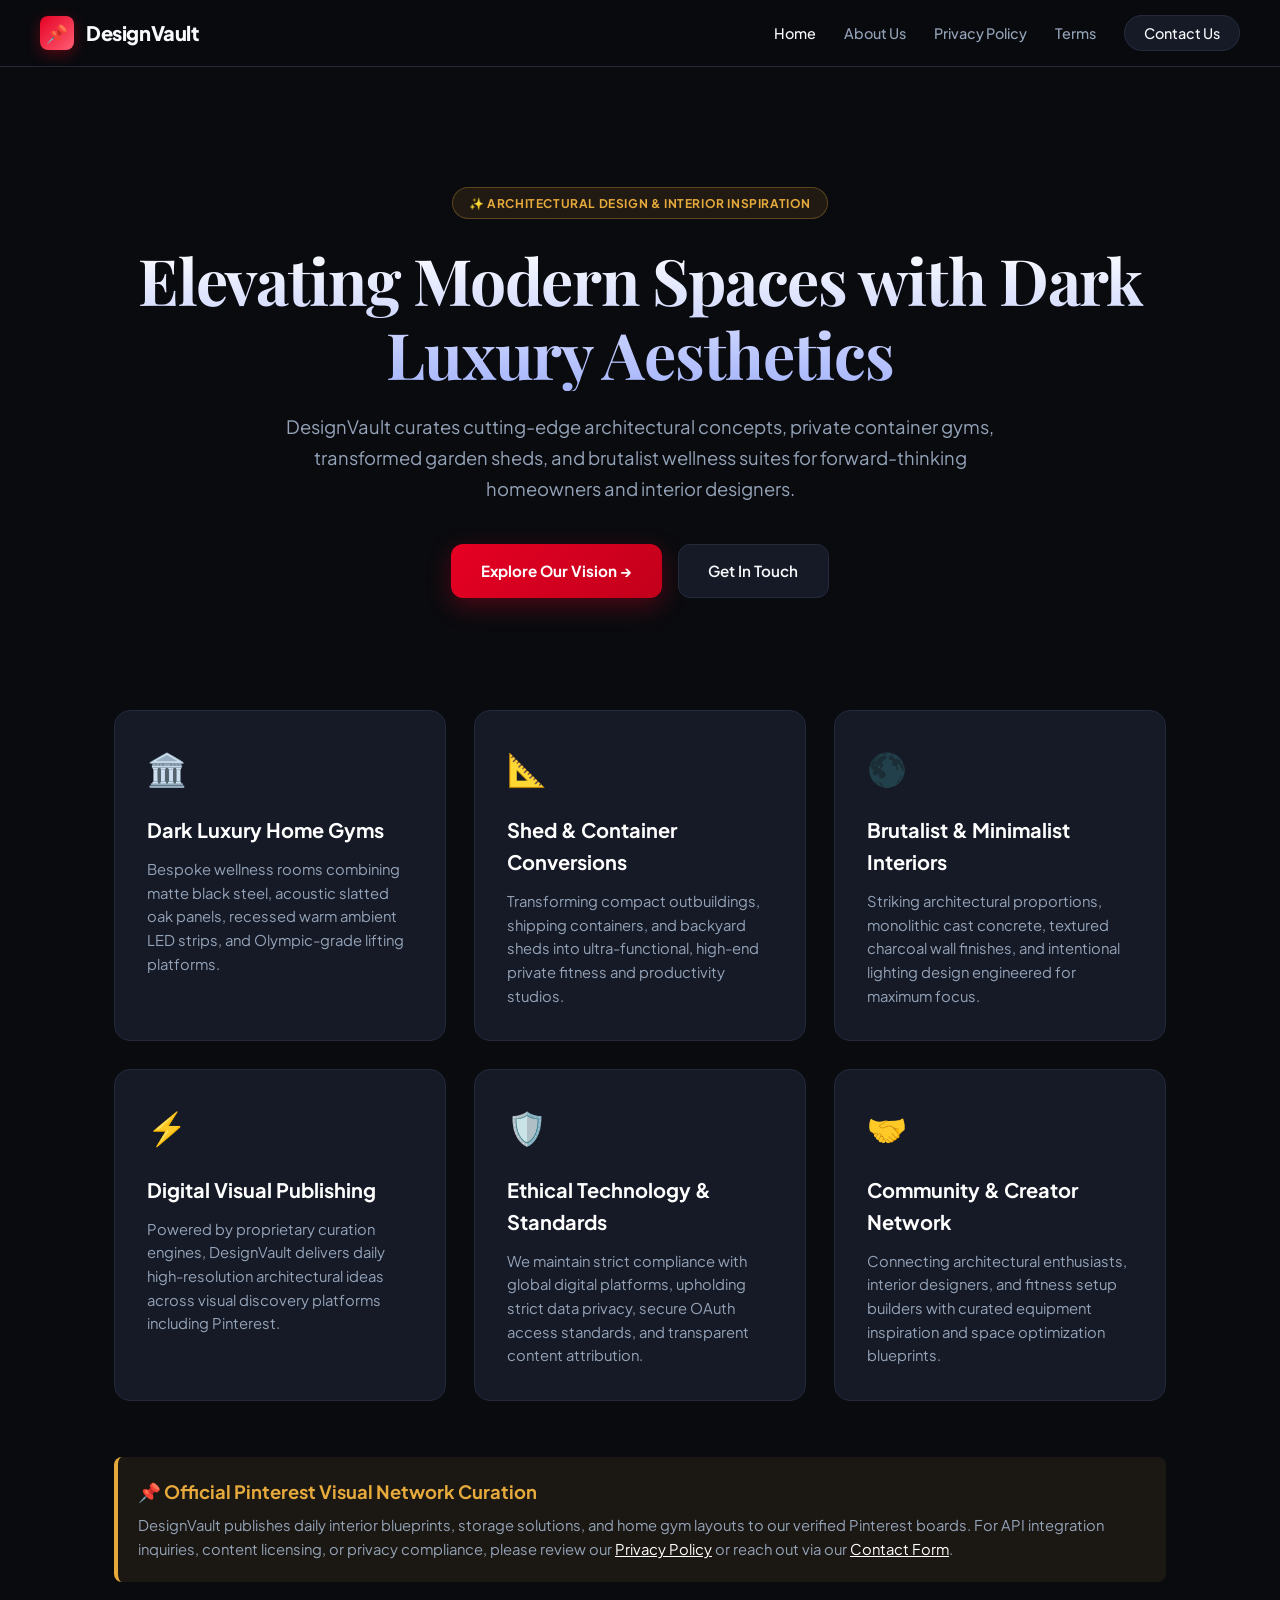
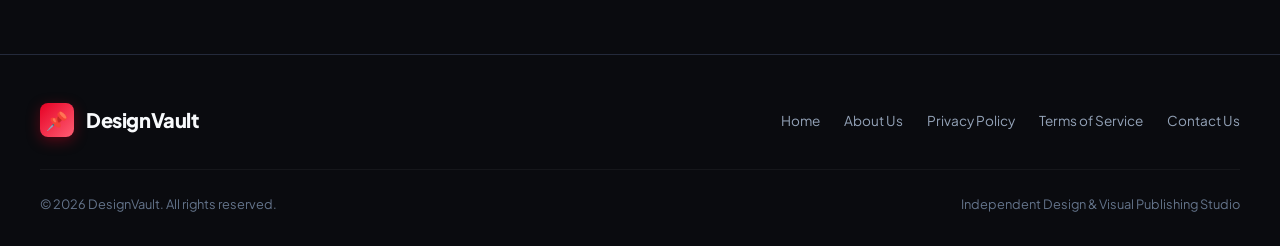
<file: index.html>
<!DOCTYPE html>
<html lang="en">
<head>
  <meta charset="UTF-8">
  <meta name="viewport" content="width=device-width, initial-scale=1.0">
  <title>DesignVault — Architectural Inspiration & Dark Luxury Studio</title>
  <meta name="description" content="DesignVault is a digital design studio curating premium dark-luxury architectural spaces, compact home gyms, shed conversions, and modern interior aesthetics.">
  <meta name="p:domain_verify" content="24addca0893708bf023570ffc4fb7118"/>
  <link rel="stylesheet" href="style.css">
</head>
<body>

  <!-- Header -->
  <header class="header">
    <div class="nav-container">
      <a href="index.html" class="brand-logo">
        <span class="brand-badge">📌</span>
        <span>DesignVault</span>
      </a>
      <ul class="nav-links">
        <li><a href="index.html" class="active">Home</a></li>
        <li><a href="about.html">About Us</a></li>
        <li><a href="privacy.html">Privacy Policy</a></li>
        <li><a href="terms.html">Terms</a></li>
        <li><a href="contact.html" class="btn-contact">Contact Us</a></li>
      </ul>
    </div>
  </header>

  <!-- Main Hero -->
  <main class="container">
    <section class="hero">
      <div class="hero-pill">✨ Architectural Design & Interior Inspiration</div>
      <h1 class="hero-title">Elevating Modern Spaces with Dark Luxury Aesthetics</h1>
      <p class="hero-sub">
        DesignVault curates cutting-edge architectural concepts, private container gyms, transformed garden sheds, and brutalist wellness suites for forward-thinking homeowners and interior designers.
      </p>
      <div class="hero-actions">
        <a href="about.html" class="btn-primary">Explore Our Vision →</a>
        <a href="contact.html" class="btn-secondary">Get In Touch</a>
      </div>
    </section>

    <!-- Concepts Grid -->
    <section class="grid">
      <div class="card">
        <div class="card-icon">🏛️</div>
        <h3 class="card-title">Dark Luxury Home Gyms</h3>
        <p class="card-desc">
          Bespoke wellness rooms combining matte black steel, acoustic slatted oak panels, recessed warm ambient LED strips, and Olympic-grade lifting platforms.
        </p>
      </div>

      <div class="card">
        <div class="card-icon">📐</div>
        <h3 class="card-title">Shed & Container Conversions</h3>
        <p class="card-desc">
          Transforming compact outbuildings, shipping containers, and backyard sheds into ultra-functional, high-end private fitness and productivity studios.
        </p>
      </div>

      <div class="card">
        <div class="card-icon">🌑</div>
        <h3 class="card-title">Brutalist & Minimalist Interiors</h3>
        <p class="card-desc">
          Striking architectural proportions, monolithic cast concrete, textured charcoal wall finishes, and intentional lighting design engineered for maximum focus.
        </p>
      </div>

      <div class="card">
        <div class="card-icon">⚡</div>
        <h3 class="card-title">Digital Visual Publishing</h3>
        <p class="card-desc">
          Powered by proprietary curation engines, DesignVault delivers daily high-resolution architectural ideas across visual discovery platforms including Pinterest.
        </p>
      </div>

      <div class="card">
        <div class="card-icon">🛡️</div>
        <h3 class="card-title">Ethical Technology & Standards</h3>
        <p class="card-desc">
          We maintain strict compliance with global digital platforms, upholding strict data privacy, secure OAuth access standards, and transparent content attribution.
        </p>
      </div>

      <div class="card">
        <div class="card-icon">🤝</div>
        <h3 class="card-title">Community & Creator Network</h3>
        <p class="card-desc">
          Connecting architectural enthusiasts, interior designers, and fitness setup builders with curated equipment inspiration and space optimization blueprints.
        </p>
      </div>
    </section>

    <!-- Highlight Callout -->
    <section class="highlight-box" style="margin-top: 3rem;">
      <h3 style="color: var(--accent-gold); font-size: 1.15rem; margin-bottom: 0.5rem; font-weight: 700;">
        📌 Official Pinterest Visual Network Curation
      </h3>
      <p style="color: var(--text-secondary); margin: 0;">
        DesignVault publishes daily interior blueprints, storage solutions, and home gym layouts to our verified Pinterest boards. For API integration inquiries, content licensing, or privacy compliance, please review our <a href="privacy.html" style="color: #fff; text-decoration: underline;">Privacy Policy</a> or reach out via our <a href="contact.html" style="color: #fff; text-decoration: underline;">Contact Form</a>.
      </p>
    </section>
  </main>

  <!-- Footer -->
  <footer class="footer">
    <div class="footer-container">
      <div class="footer-top">
        <div class="brand-logo">
          <span class="brand-badge">📌</span>
          <span>DesignVault</span>
        </div>
        <ul class="footer-links">
          <li><a href="index.html">Home</a></li>
          <li><a href="about.html">About Us</a></li>
          <li><a href="privacy.html">Privacy Policy</a></li>
          <li><a href="terms.html">Terms of Service</a></li>
          <li><a href="contact.html">Contact Us</a></li>
        </ul>
      </div>
      <div class="footer-bottom">
        <span>&copy; 2026 DesignVault. All rights reserved.</span>
        <span>Independent Design & Visual Publishing Studio</span>
      </div>
    </div>
  </footer>

</body>
</html>
</file>
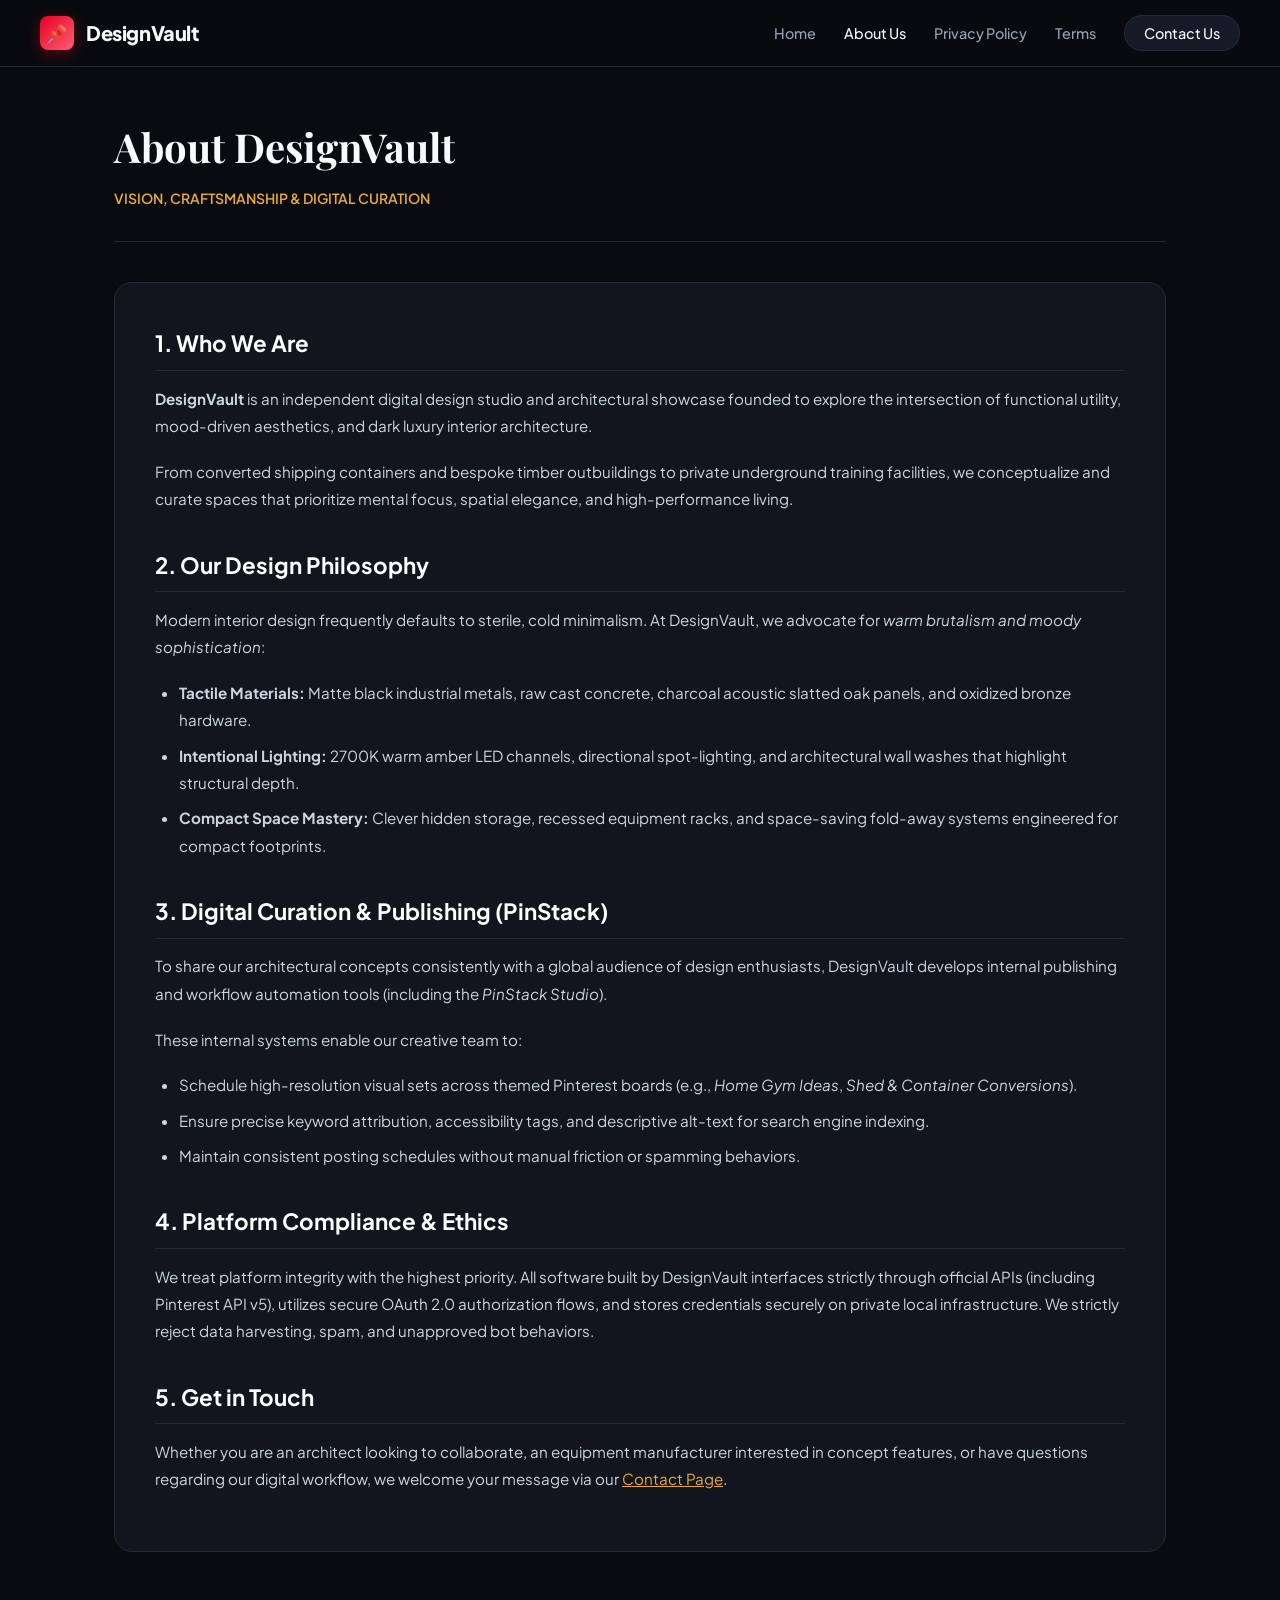
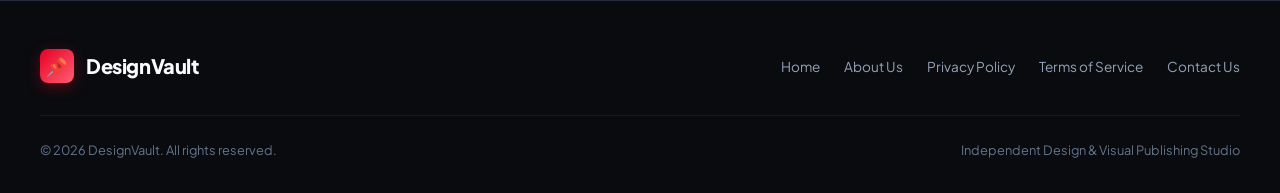
<file: about.html>
<!DOCTYPE html>
<html lang="en">
<head>
  <meta charset="UTF-8">
  <meta name="viewport" content="width=device-width, initial-scale=1.0">
  <title>About Us — DesignVault</title>
  <meta name="description" content="Learn about DesignVault's mission, design philosophy, and digital curation standards for luxury architectural spaces.">
  <meta name="p:domain_verify" content="24addca0893708bf023570ffc4fb7118"/>
  <link rel="stylesheet" href="style.css">
</head>
<body>

  <!-- Header -->
  <header class="header">
    <div class="nav-container">
      <a href="index.html" class="brand-logo">
        <span class="brand-badge">📌</span>
        <span>DesignVault</span>
      </a>
      <ul class="nav-links">
        <li><a href="index.html">Home</a></li>
        <li><a href="about.html" class="active">About Us</a></li>
        <li><a href="privacy.html">Privacy Policy</a></li>
        <li><a href="terms.html">Terms</a></li>
        <li><a href="contact.html" class="btn-contact">Contact Us</a></li>
      </ul>
    </div>
  </header>

  <main class="container">
    <div class="legal-header">
      <h1 class="legal-title">About DesignVault</h1>
      <p class="legal-meta">VISION, CRAFTSMANSHIP & DIGITAL CURATION</p>
    </div>

    <div class="legal-content">
      <h2>1. Who We Are</h2>
      <p>
        <strong>DesignVault</strong> is an independent digital design studio and architectural showcase founded to explore the intersection of functional utility, mood-driven aesthetics, and dark luxury interior architecture.
      </p>
      <p>
        From converted shipping containers and bespoke timber outbuildings to private underground training facilities, we conceptualize and curate spaces that prioritize mental focus, spatial elegance, and high-performance living.
      </p>

      <h2>2. Our Design Philosophy</h2>
      <p>
        Modern interior design frequently defaults to sterile, cold minimalism. At DesignVault, we advocate for <em>warm brutalism and moody sophistication</em>:
      </p>
      <ul>
        <li><strong>Tactile Materials:</strong> Matte black industrial metals, raw cast concrete, charcoal acoustic slatted oak panels, and oxidized bronze hardware.</li>
        <li><strong>Intentional Lighting:</strong> 2700K warm amber LED channels, directional spot-lighting, and architectural wall washes that highlight structural depth.</li>
        <li><strong>Compact Space Mastery:</strong> Clever hidden storage, recessed equipment racks, and space-saving fold-away systems engineered for compact footprints.</li>
      </ul>

      <h2>3. Digital Curation & Publishing (PinStack)</h2>
      <p>
        To share our architectural concepts consistently with a global audience of design enthusiasts, DesignVault develops internal publishing and workflow automation tools (including the <em>PinStack Studio</em>).
      </p>
      <p>
        These internal systems enable our creative team to:
      </p>
      <ul>
        <li>Schedule high-resolution visual sets across themed Pinterest boards (e.g., <em>Home Gym Ideas</em>, <em>Shed & Container Conversions</em>).</li>
        <li>Ensure precise keyword attribution, accessibility tags, and descriptive alt-text for search engine indexing.</li>
        <li>Maintain consistent posting schedules without manual friction or spamming behaviors.</li>
      </ul>

      <h2>4. Platform Compliance & Ethics</h2>
      <p>
        We treat platform integrity with the highest priority. All software built by DesignVault interfaces strictly through official APIs (including Pinterest API v5), utilizes secure OAuth 2.0 authorization flows, and stores credentials securely on private local infrastructure. We strictly reject data harvesting, spam, and unapproved bot behaviors.
      </p>

      <h2>5. Get in Touch</h2>
      <p>
        Whether you are an architect looking to collaborate, an equipment manufacturer interested in concept features, or have questions regarding our digital workflow, we welcome your message via our <a href="contact.html" style="color: var(--accent-gold); text-decoration: underline;">Contact Page</a>.
      </p>
    </div>
  </main>

  <!-- Footer -->
  <footer class="footer">
    <div class="footer-container">
      <div class="footer-top">
        <div class="brand-logo">
          <span class="brand-badge">📌</span>
          <span>DesignVault</span>
        </div>
        <ul class="footer-links">
          <li><a href="index.html">Home</a></li>
          <li><a href="about.html">About Us</a></li>
          <li><a href="privacy.html">Privacy Policy</a></li>
          <li><a href="terms.html">Terms of Service</a></li>
          <li><a href="contact.html">Contact Us</a></li>
        </ul>
      </div>
      <div class="footer-bottom">
        <span>&copy; 2026 DesignVault. All rights reserved.</span>
        <span>Independent Design & Visual Publishing Studio</span>
      </div>
    </div>
  </footer>

</body>
</html>
</file>
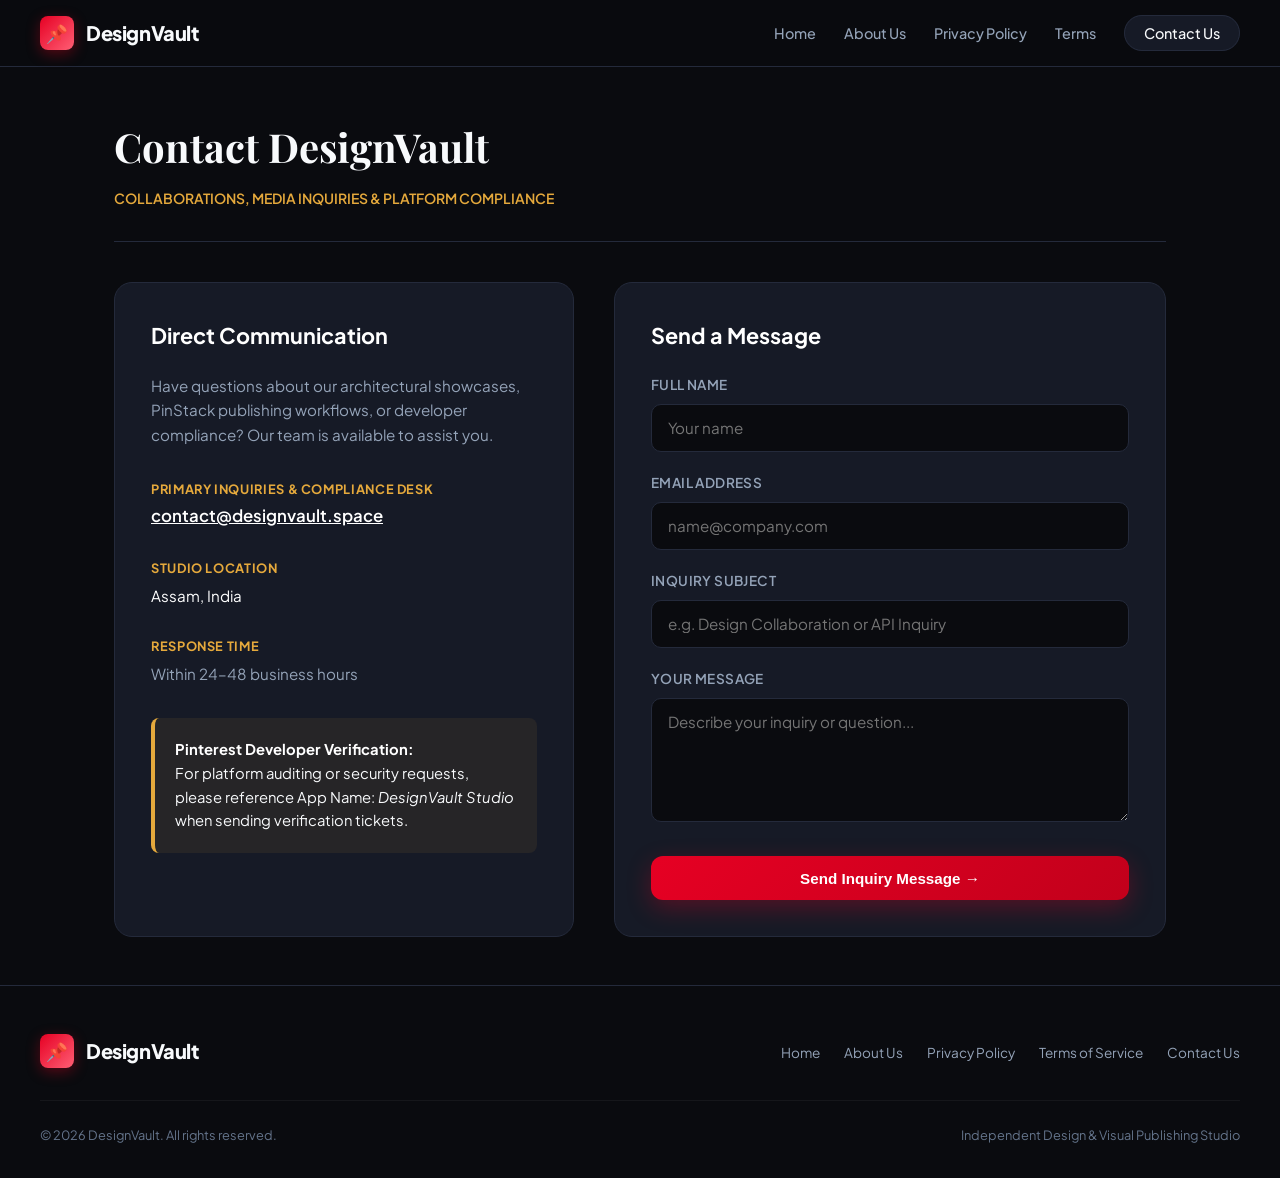
<file: contact.html>
<!DOCTYPE html>
<html lang="en">
<head>
  <meta charset="UTF-8">
  <meta name="viewport" content="width=device-width, initial-scale=1.0">
  <title>Contact Us — DesignVault</title>
  <meta name="description" content="Get in touch with DesignVault for architectural collaborations, media curation inquiries, and API compliance questions.">
  <meta name="p:domain_verify" content="24addca0893708bf023570ffc4fb7118"/>
  <link rel="stylesheet" href="style.css">
</head>
<body>

  <!-- Header -->
  <header class="header">
    <div class="nav-container">
      <a href="index.html" class="brand-logo">
        <span class="brand-badge">📌</span>
        <span>DesignVault</span>
      </a>
      <ul class="nav-links">
        <li><a href="index.html">Home</a></li>
        <li><a href="about.html">About Us</a></li>
        <li><a href="privacy.html">Privacy Policy</a></li>
        <li><a href="terms.html">Terms</a></li>
        <li><a href="contact.html" class="btn-contact active">Contact Us</a></li>
      </ul>
    </div>
  </header>

  <main class="container">
    <div class="legal-header">
      <h1 class="legal-title">Contact DesignVault</h1>
      <p class="legal-meta">COLLABORATIONS, MEDIA INQUIRIES & PLATFORM COMPLIANCE</p>
    </div>

    <div class="contact-grid">
      <!-- Direct Info Card -->
      <div class="contact-card">
        <h3 style="font-size: 1.35rem; color: #FFFFFF; margin-bottom: 1.25rem;">Direct Communication</h3>
        <p style="color: var(--text-secondary); margin-bottom: 2rem; font-size: 0.95rem;">
          Have questions about our architectural showcases, PinStack publishing workflows, or developer compliance? Our team is available to assist you.
        </p>

        <div style="margin-bottom: 1.75rem;">
          <span style="font-size: 0.8rem; font-weight: 700; color: var(--accent-gold); text-transform: uppercase; letter-spacing: 0.05em; display: block; margin-bottom: 0.25rem;">
            Primary Inquiries & Compliance Desk
          </span>
          <a href="mailto:contact@designvault.space" style="color: #FFFFFF; font-size: 1.05rem; font-weight: 600; text-decoration: underline;">
            contact@designvault.space
          </a>
        </div>

        <div style="margin-bottom: 1.75rem;">
          <span style="font-size: 0.8rem; font-weight: 700; color: var(--accent-gold); text-transform: uppercase; letter-spacing: 0.05em; display: block; margin-bottom: 0.25rem;">
            Studio Location
          </span>
          <span style="color: #FFFFFF; font-size: 0.95rem;">
            Assam, India
          </span>
        </div>

        <div style="margin-bottom: 1.75rem;">
          <span style="font-size: 0.8rem; font-weight: 700; color: var(--accent-gold); text-transform: uppercase; letter-spacing: 0.05em; display: block; margin-bottom: 0.25rem;">
            Response Time
          </span>
          <span style="color: var(--text-secondary); font-size: 0.95rem;">
            Within 24–48 business hours
          </span>
        </div>

        <div class="highlight-box" style="margin-top: 2rem;">
          <strong style="color: #FFFFFF;">Pinterest Developer Verification:</strong><br>
          For platform auditing or security requests, please reference App Name: <em>DesignVault Studio</em> when sending verification tickets.
        </div>
      </div>

      <!-- Inquiry Form -->
      <div class="contact-card">
        <h3 style="font-size: 1.35rem; color: #FFFFFF; margin-bottom: 1.25rem;">Send a Message</h3>
        <form onsubmit="event.preventDefault(); alert('Thank you for reaching out! Your message has been recorded and we will respond shortly.'); this.reset();">
          <div class="form-group">
            <label class="form-label">Full Name</label>
            <input type="text" class="form-input" placeholder="Your name" required>
          </div>

          <div class="form-group">
            <label class="form-label">Email Address</label>
            <input type="email" class="form-input" placeholder="name@company.com" required>
          </div>

          <div class="form-group">
            <label class="form-label">Inquiry Subject</label>
            <input type="text" class="form-input" placeholder="e.g. Design Collaboration or API Inquiry" required>
          </div>

          <div class="form-group">
            <label class="form-label">Your Message</label>
            <textarea rows="5" class="form-textarea" placeholder="Describe your inquiry or question..." required></textarea>
          </div>

          <button type="submit" class="btn-primary" style="width: 100%; justify-content: center; border: none; cursor: pointer; margin-top: 0.5rem;">
            Send Inquiry Message →
          </button>
        </form>
      </div>
    </div>
  </main>

  <!-- Footer -->
  <footer class="footer">
    <div class="footer-container">
      <div class="footer-top">
        <div class="brand-logo">
          <span class="brand-badge">📌</span>
          <span>DesignVault</span>
        </div>
        <ul class="footer-links">
          <li><a href="index.html">Home</a></li>
          <li><a href="about.html">About Us</a></li>
          <li><a href="privacy.html">Privacy Policy</a></li>
          <li><a href="terms.html">Terms of Service</a></li>
          <li><a href="contact.html">Contact Us</a></li>
        </ul>
      </div>
      <div class="footer-bottom">
        <span>&copy; 2026 DesignVault. All rights reserved.</span>
        <span>Independent Design & Visual Publishing Studio</span>
      </div>
    </div>
  </footer>

</body>
</html>
</file>
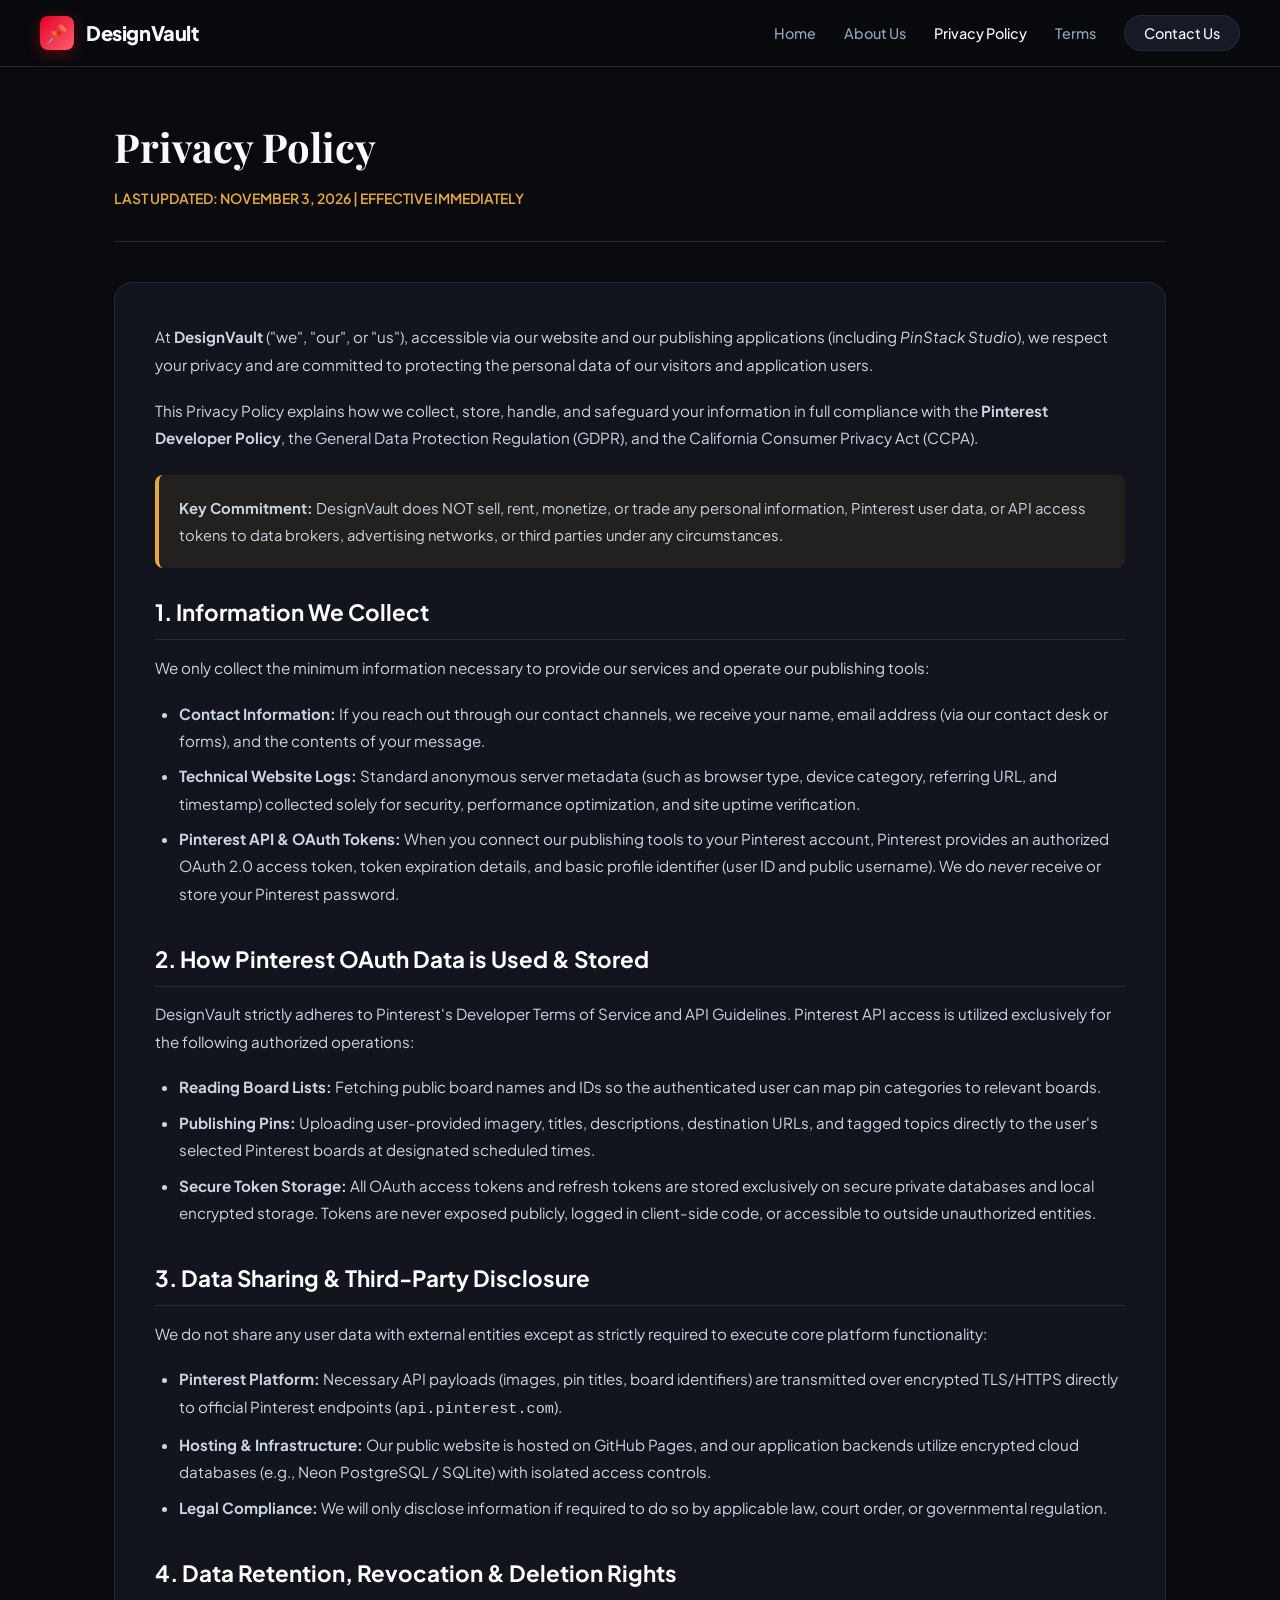
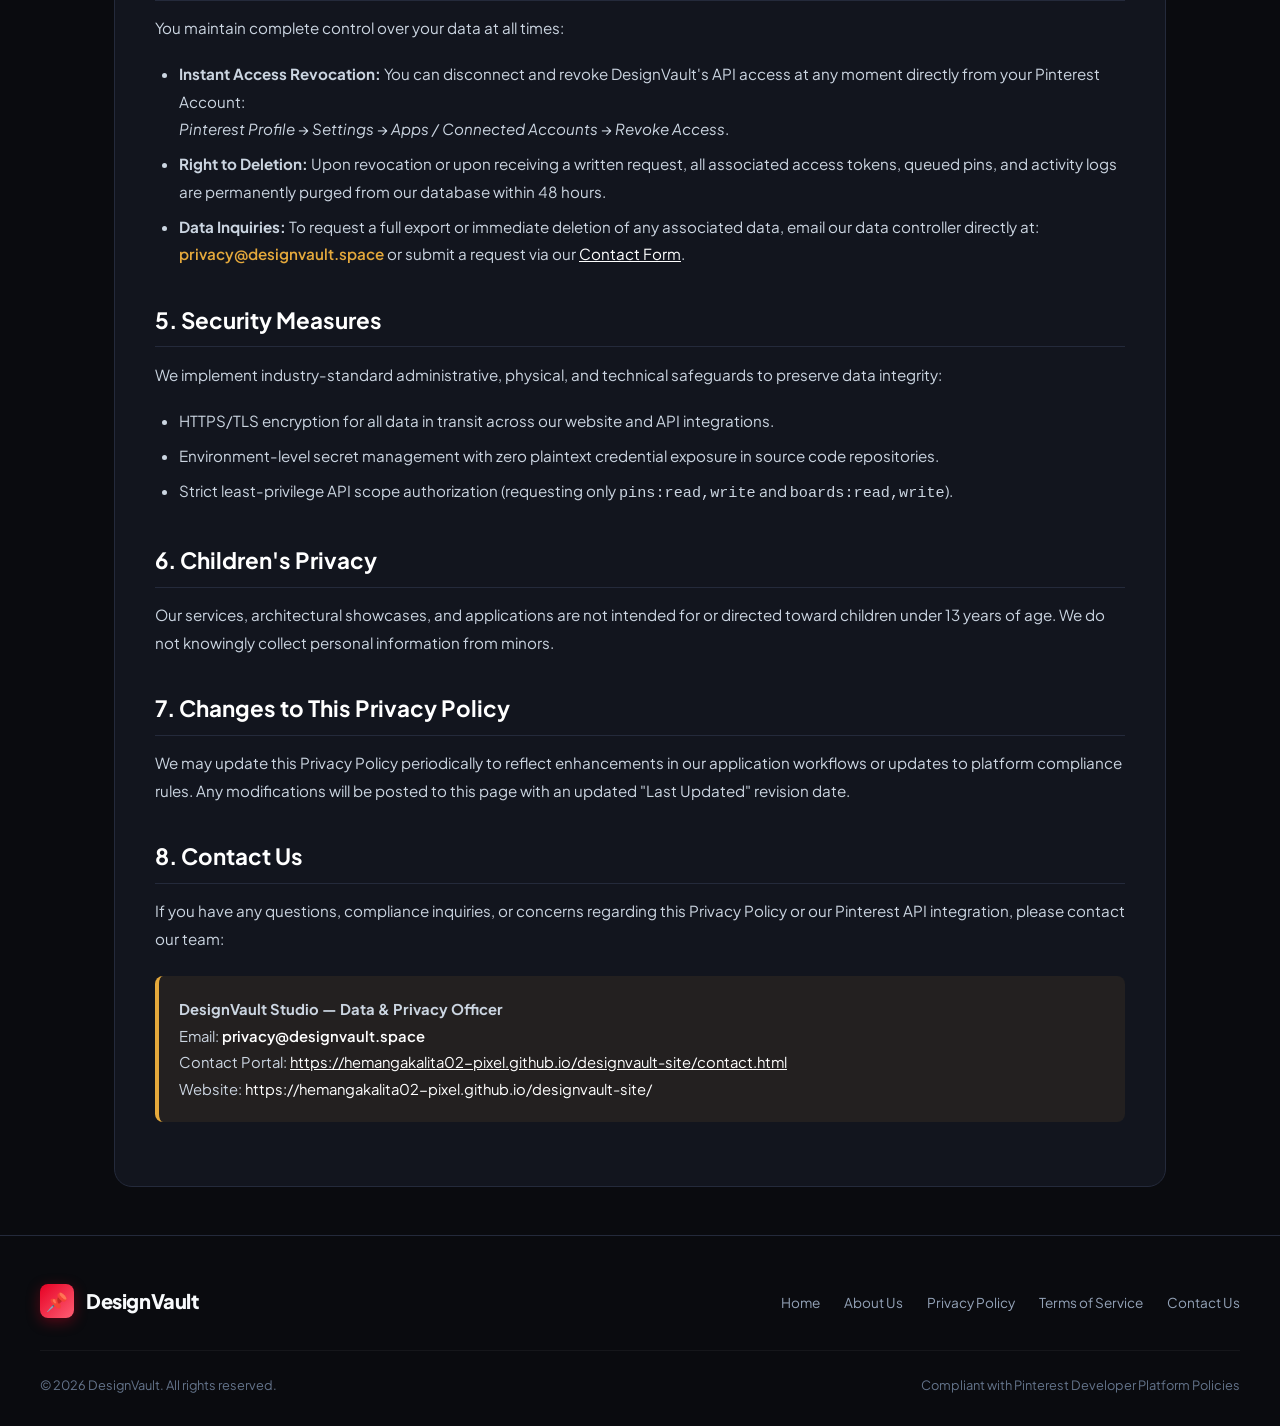
<file: privacy.html>
<!DOCTYPE html>
<html lang="en">
<head>
  <meta charset="UTF-8">
  <meta name="viewport" content="width=device-width, initial-scale=1.0">
  <title>Privacy Policy — DesignVault</title>
  <meta name="description" content="DesignVault Privacy Policy explaining data collection, OAuth token security, and Pinterest API compliance.">
  <meta name="p:domain_verify" content="24addca0893708bf023570ffc4fb7118"/>
  <link rel="stylesheet" href="style.css">
</head>
<body>

  <!-- Header -->
  <header class="header">
    <div class="nav-container">
      <a href="index.html" class="brand-logo">
        <span class="brand-badge">📌</span>
        <span>DesignVault</span>
      </a>
      <ul class="nav-links">
        <li><a href="index.html">Home</a></li>
        <li><a href="about.html">About Us</a></li>
        <li><a href="privacy.html" class="active">Privacy Policy</a></li>
        <li><a href="terms.html">Terms</a></li>
        <li><a href="contact.html" class="btn-contact">Contact Us</a></li>
      </ul>
    </div>
  </header>

  <main class="container">
    <div class="legal-header">
      <h1 class="legal-title">Privacy Policy</h1>
      <p class="legal-meta">LAST UPDATED: NOVEMBER 3, 2026 | EFFECTIVE IMMEDIATELY</p>
    </div>

    <div class="legal-content">
      <p>
        At <strong>DesignVault</strong> ("we", "our", or "us"), accessible via our website and our publishing applications (including <em>PinStack Studio</em>), we respect your privacy and are committed to protecting the personal data of our visitors and application users.
      </p>
      <p>
        This Privacy Policy explains how we collect, store, handle, and safeguard your information in full compliance with the <strong>Pinterest Developer Policy</strong>, the General Data Protection Regulation (GDPR), and the California Consumer Privacy Act (CCPA).
      </p>

      <div class="highlight-box">
        <strong>Key Commitment:</strong> DesignVault does NOT sell, rent, monetize, or trade any personal information, Pinterest user data, or API access tokens to data brokers, advertising networks, or third parties under any circumstances.
      </div>

      <h2>1. Information We Collect</h2>
      <p>We only collect the minimum information necessary to provide our services and operate our publishing tools:</p>
      <ul>
        <li>
          <strong>Contact Information:</strong> If you reach out through our contact channels, we receive your name, email address (via our contact desk or forms), and the contents of your message.
        </li>
        <li>
          <strong>Technical Website Logs:</strong> Standard anonymous server metadata (such as browser type, device category, referring URL, and timestamp) collected solely for security, performance optimization, and site uptime verification.
        </li>
        <li>
          <strong>Pinterest API & OAuth Tokens:</strong> When you connect our publishing tools to your Pinterest account, Pinterest provides an authorized OAuth 2.0 access token, token expiration details, and basic profile identifier (user ID and public username). We do <em>never</em> receive or store your Pinterest password.
        </li>
      </ul>

      <h2>2. How Pinterest OAuth Data is Used & Stored</h2>
      <p>
        DesignVault strictly adheres to Pinterest's Developer Terms of Service and API Guidelines. Pinterest API access is utilized exclusively for the following authorized operations:
      </p>
      <ul>
        <li><strong>Reading Board Lists:</strong> Fetching public board names and IDs so the authenticated user can map pin categories to relevant boards.</li>
        <li><strong>Publishing Pins:</strong> Uploading user-provided imagery, titles, descriptions, destination URLs, and tagged topics directly to the user's selected Pinterest boards at designated scheduled times.</li>
        <li><strong>Secure Token Storage:</strong> All OAuth access tokens and refresh tokens are stored exclusively on secure private databases and local encrypted storage. Tokens are never exposed publicly, logged in client-side code, or accessible to outside unauthorized entities.</li>
      </ul>

      <h2>3. Data Sharing & Third-Party Disclosure</h2>
      <p>
        We do not share any user data with external entities except as strictly required to execute core platform functionality:
      </p>
      <ul>
        <li><strong>Pinterest Platform:</strong> Necessary API payloads (images, pin titles, board identifiers) are transmitted over encrypted TLS/HTTPS directly to official Pinterest endpoints (<code>api.pinterest.com</code>).</li>
        <li><strong>Hosting & Infrastructure:</strong> Our public website is hosted on GitHub Pages, and our application backends utilize encrypted cloud databases (e.g., Neon PostgreSQL / SQLite) with isolated access controls.</li>
        <li><strong>Legal Compliance:</strong> We will only disclose information if required to do so by applicable law, court order, or governmental regulation.</li>
      </ul>

      <h2>4. Data Retention, Revocation & Deletion Rights</h2>
      <p>You maintain complete control over your data at all times:</p>
      <ul>
        <li>
          <strong>Instant Access Revocation:</strong> You can disconnect and revoke DesignVault's API access at any moment directly from your Pinterest Account:
          <br><em>Pinterest Profile &rarr; Settings &rarr; Apps / Connected Accounts &rarr; Revoke Access</em>.
        </li>
        <li>
          <strong>Right to Deletion:</strong> Upon revocation or upon receiving a written request, all associated access tokens, queued pins, and activity logs are permanently purged from our database within 48 hours.
        </li>
        <li>
          <strong>Data Inquiries:</strong> To request a full export or immediate deletion of any associated data, email our data controller directly at: <a href="mailto:privacy@designvault.space" style="color: var(--accent-gold); font-weight: 600;">privacy@designvault.space</a> or submit a request via our <a href="contact.html" style="color: #FFFFFF; text-decoration: underline;">Contact Form</a>.
        </li>
      </ul>

      <h2>5. Security Measures</h2>
      <p>
        We implement industry-standard administrative, physical, and technical safeguards to preserve data integrity:
      </p>
      <ul>
        <li>HTTPS/TLS encryption for all data in transit across our website and API integrations.</li>
        <li>Environment-level secret management with zero plaintext credential exposure in source code repositories.</li>
        <li>Strict least-privilege API scope authorization (requesting only <code>pins:read,write</code> and <code>boards:read,write</code>).</li>
      </ul>

      <h2>6. Children's Privacy</h2>
      <p>
        Our services, architectural showcases, and applications are not intended for or directed toward children under 13 years of age. We do not knowingly collect personal information from minors.
      </p>

      <h2>7. Changes to This Privacy Policy</h2>
      <p>
        We may update this Privacy Policy periodically to reflect enhancements in our application workflows or updates to platform compliance rules. Any modifications will be posted to this page with an updated "Last Updated" revision date.
      </p>

      <h2>8. Contact Us</h2>
      <p>
        If you have any questions, compliance inquiries, or concerns regarding this Privacy Policy or our Pinterest API integration, please contact our team:
      </p>
      <div class="highlight-box">
        <strong>DesignVault Studio — Data & Privacy Officer</strong><br>
        Email: <a href="mailto:privacy@designvault.space" style="color: #FFFFFF; font-weight: 600;">privacy@designvault.space</a><br>
        Contact Portal: <a href="contact.html" style="color: #FFFFFF; text-decoration: underline;">https://hemangakalita02-pixel.github.io/designvault-site/contact.html</a><br>
        Website: <a href="https://hemangakalita02-pixel.github.io/designvault-site/" style="color: #FFFFFF;">https://hemangakalita02-pixel.github.io/designvault-site/</a>
      </div>
    </div>
  </main>

  <!-- Footer -->
  <footer class="footer">
    <div class="footer-container">
      <div class="footer-top">
        <div class="brand-logo">
          <span class="brand-badge">📌</span>
          <span>DesignVault</span>
        </div>
        <ul class="footer-links">
          <li><a href="index.html">Home</a></li>
          <li><a href="about.html">About Us</a></li>
          <li><a href="privacy.html">Privacy Policy</a></li>
          <li><a href="terms.html">Terms of Service</a></li>
          <li><a href="contact.html">Contact Us</a></li>
        </ul>
      </div>
      <div class="footer-bottom">
        <span>&copy; 2026 DesignVault. All rights reserved.</span>
        <span>Compliant with Pinterest Developer Platform Policies</span>
      </div>
    </div>
  </footer>

</body>
</html>
</file>
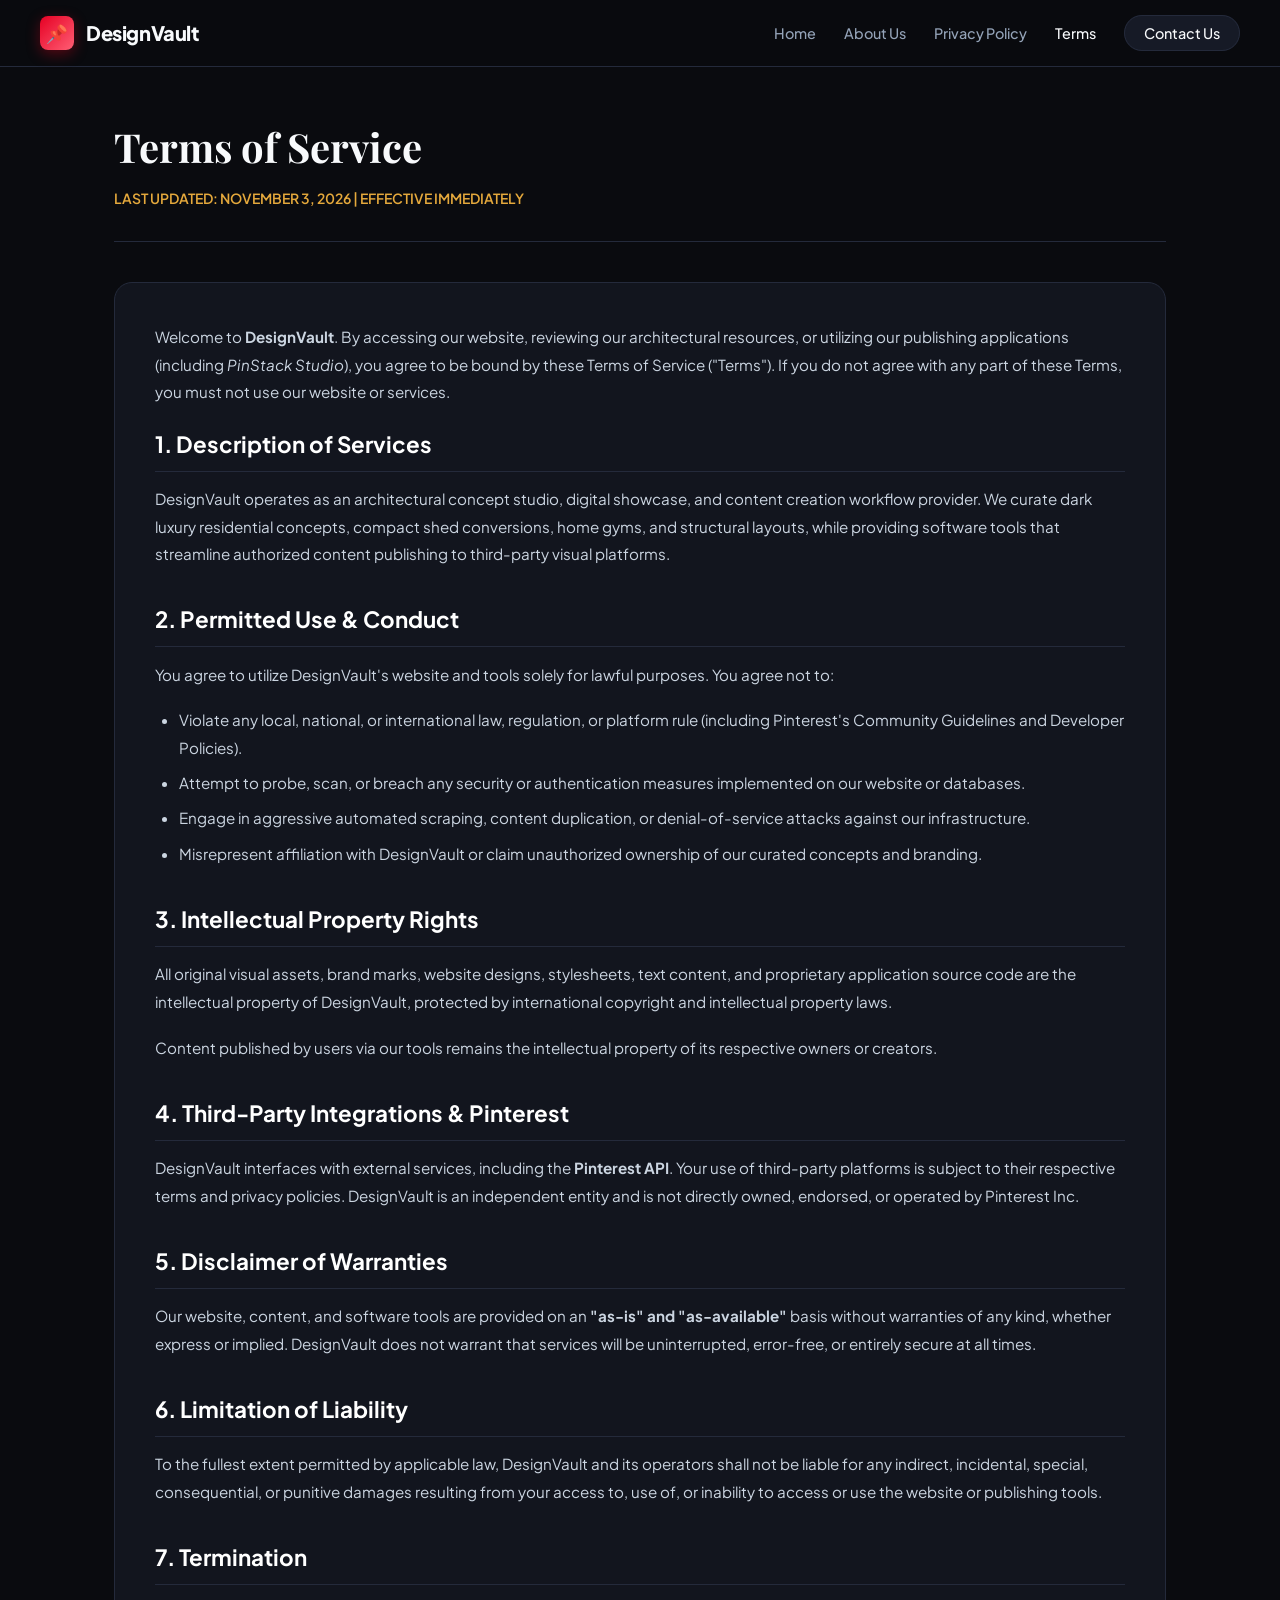
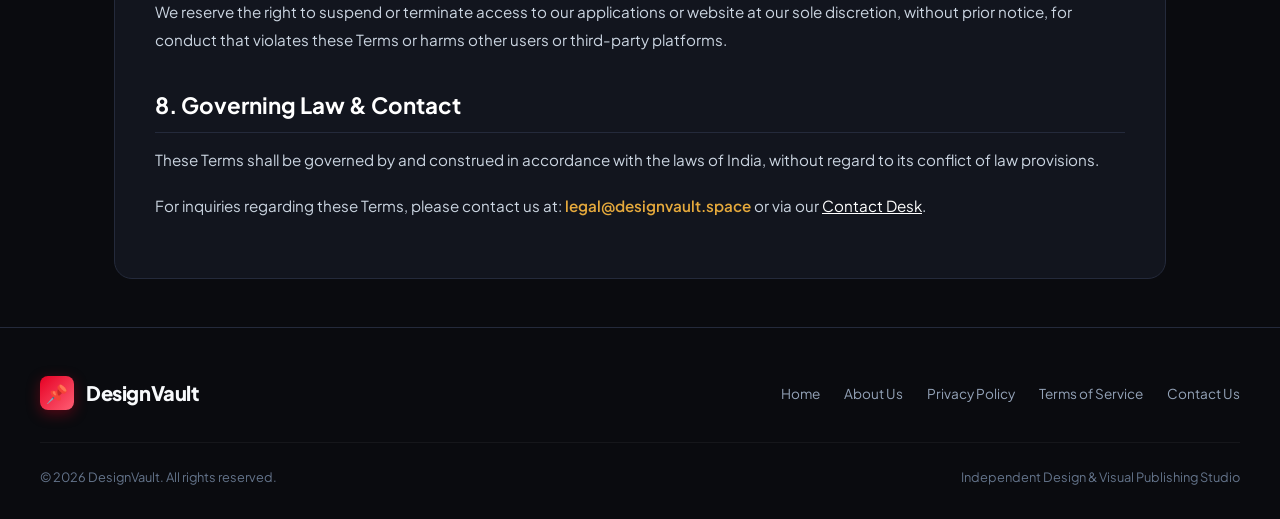
<file: terms.html>
<!DOCTYPE html>
<html lang="en">
<head>
  <meta charset="UTF-8">
  <meta name="viewport" content="width=device-width, initial-scale=1.0">
  <title>Terms of Service — DesignVault</title>
  <meta name="description" content="DesignVault Terms of Service governing the use of our website, architectural resources, and publishing applications.">
  <meta name="p:domain_verify" content="24addca0893708bf023570ffc4fb7118"/>
  <link rel="stylesheet" href="style.css">
</head>
<body>

  <!-- Header -->
  <header class="header">
    <div class="nav-container">
      <a href="index.html" class="brand-logo">
        <span class="brand-badge">📌</span>
        <span>DesignVault</span>
      </a>
      <ul class="nav-links">
        <li><a href="index.html">Home</a></li>
        <li><a href="about.html">About Us</a></li>
        <li><a href="privacy.html">Privacy Policy</a></li>
        <li><a href="terms.html" class="active">Terms</a></li>
        <li><a href="contact.html" class="btn-contact">Contact Us</a></li>
      </ul>
    </div>
  </header>

  <main class="container">
    <div class="legal-header">
      <h1 class="legal-title">Terms of Service</h1>
      <p class="legal-meta">LAST UPDATED: NOVEMBER 3, 2026 | EFFECTIVE IMMEDIATELY</p>
    </div>

    <div class="legal-content">
      <p>
        Welcome to <strong>DesignVault</strong>. By accessing our website, reviewing our architectural resources, or utilizing our publishing applications (including <em>PinStack Studio</em>), you agree to be bound by these Terms of Service ("Terms"). If you do not agree with any part of these Terms, you must not use our website or services.
      </p>

      <h2>1. Description of Services</h2>
      <p>
        DesignVault operates as an architectural concept studio, digital showcase, and content creation workflow provider. We curate dark luxury residential concepts, compact shed conversions, home gyms, and structural layouts, while providing software tools that streamline authorized content publishing to third-party visual platforms.
      </p>

      <h2>2. Permitted Use & Conduct</h2>
      <p>You agree to utilize DesignVault's website and tools solely for lawful purposes. You agree not to:</p>
      <ul>
        <li>Violate any local, national, or international law, regulation, or platform rule (including Pinterest's Community Guidelines and Developer Policies).</li>
        <li>Attempt to probe, scan, or breach any security or authentication measures implemented on our website or databases.</li>
        <li>Engage in aggressive automated scraping, content duplication, or denial-of-service attacks against our infrastructure.</li>
        <li>Misrepresent affiliation with DesignVault or claim unauthorized ownership of our curated concepts and branding.</li>
      </ul>

      <h2>3. Intellectual Property Rights</h2>
      <p>
        All original visual assets, brand marks, website designs, stylesheets, text content, and proprietary application source code are the intellectual property of DesignVault, protected by international copyright and intellectual property laws.
      </p>
      <p>
        Content published by users via our tools remains the intellectual property of its respective owners or creators.
      </p>

      <h2>4. Third-Party Integrations & Pinterest</h2>
      <p>
        DesignVault interfaces with external services, including the <strong>Pinterest API</strong>. Your use of third-party platforms is subject to their respective terms and privacy policies. DesignVault is an independent entity and is not directly owned, endorsed, or operated by Pinterest Inc.
      </p>

      <h2>5. Disclaimer of Warranties</h2>
      <p>
        Our website, content, and software tools are provided on an <strong>"as-is" and "as-available"</strong> basis without warranties of any kind, whether express or implied. DesignVault does not warrant that services will be uninterrupted, error-free, or entirely secure at all times.
      </p>

      <h2>6. Limitation of Liability</h2>
      <p>
        To the fullest extent permitted by applicable law, DesignVault and its operators shall not be liable for any indirect, incidental, special, consequential, or punitive damages resulting from your access to, use of, or inability to access or use the website or publishing tools.
      </p>

      <h2>7. Termination</h2>
      <p>
        We reserve the right to suspend or terminate access to our applications or website at our sole discretion, without prior notice, for conduct that violates these Terms or harms other users or third-party platforms.
      </p>

      <h2>8. Governing Law & Contact</h2>
      <p>
        These Terms shall be governed by and construed in accordance with the laws of India, without regard to its conflict of law provisions.
      </p>
      <p>
        For inquiries regarding these Terms, please contact us at: <a href="mailto:legal@designvault.space" style="color: var(--accent-gold); font-weight: 600;">legal@designvault.space</a> or via our <a href="contact.html" style="color: #FFFFFF; text-decoration: underline;">Contact Desk</a>.
      </p>
    </div>
  </main>

  <!-- Footer -->
  <footer class="footer">
    <div class="footer-container">
      <div class="footer-top">
        <div class="brand-logo">
          <span class="brand-badge">📌</span>
          <span>DesignVault</span>
        </div>
        <ul class="footer-links">
          <li><a href="index.html">Home</a></li>
          <li><a href="about.html">About Us</a></li>
          <li><a href="privacy.html">Privacy Policy</a></li>
          <li><a href="terms.html">Terms of Service</a></li>
          <li><a href="contact.html">Contact Us</a></li>
        </ul>
      </div>
      <div class="footer-bottom">
        <span>&copy; 2026 DesignVault. All rights reserved.</span>
        <span>Independent Design & Visual Publishing Studio</span>
      </div>
    </div>
  </footer>

</body>
</html>
</file>
<file: style.css>
/* DesignVault - Premium Dark Luxury Architectural Aesthetic */
@import url('https://fonts.googleapis.com/css2?family=Plus+Jakarta+Sans:wght@300;400;500;600;700;800&family=Playfair+Display:ital,wght@0,600;0,700;1,600&display=swap');

:root {
  --bg-primary: #0A0B0F;
  --bg-secondary: #12151E;
  --bg-card: #161A26;
  --border-color: #242A3B;
  --border-focus: #E5A93C;
  --accent-gold: #E5A93C;
  --accent-crimson: #E60023;
  --text-primary: #F8FAFC;
  --text-secondary: #94A3B8;
  --text-muted: #64748B;
  --font-sans: 'Plus Jakarta Sans', -apple-system, BlinkMacSystemFont, sans-serif;
  --font-serif: 'Playfair Display', Georgia, serif;
}

* {
  margin: 0;
  padding: 0;
  box-sizing: border-box;
}

body {
  background-color: var(--bg-primary);
  color: var(--text-primary);
  font-family: var(--font-sans);
  line-height: 1.6;
  -webkit-font-smoothing: antialiased;
  min-height: 100vh;
  display: flex;
  flex-direction: column;
}

a {
  color: inherit;
  text-decoration: none;
  transition: all 0.2s ease;
}

/* Header & Nav */
.header {
  position: sticky;
  top: 0;
  z-index: 100;
  background: rgba(10, 11, 15, 0.85);
  backdrop-filter: blur(12px);
  border-bottom: 1px solid var(--border-color);
  padding: 1rem 2rem;
}

.nav-container {
  max-width: 1200px;
  margin: 0 auto;
  display: flex;
  justify-content: space-between;
  align-items: center;
}

.brand-logo {
  display: flex;
  align-items: center;
  gap: 0.75rem;
  font-weight: 800;
  font-size: 1.25rem;
  letter-spacing: -0.02em;
}

.brand-badge {
  width: 34px;
  height: 34px;
  background: linear-gradient(135deg, var(--accent-crimson), #FF5E74);
  border-radius: 8px;
  display: flex;
  align-items: center;
  justify-content: center;
  font-size: 1.1rem;
  color: #fff;
  box-shadow: 0 4px 14px rgba(230, 0, 35, 0.35);
}

.nav-links {
  display: flex;
  align-items: center;
  gap: 1.75rem;
  list-style: none;
}

.nav-links a {
  font-size: 0.9rem;
  font-weight: 500;
  color: var(--text-secondary);
}

.nav-links a:hover,
.nav-links a.active {
  color: var(--text-primary);
}

.btn-contact {
  background: var(--bg-card);
  border: 1px solid var(--border-color);
  padding: 0.5rem 1.2rem;
  border-radius: 9999px;
  font-weight: 600;
  color: var(--text-primary) !important;
}

.btn-contact:hover {
  border-color: var(--accent-gold);
  color: var(--accent-gold) !important;
}

/* Container */
.container {
  max-width: 1100px;
  margin: 0 auto;
  padding: 3rem 1.5rem;
  flex: 1;
}

/* Hero Section */
.hero {
  padding: 4.5rem 0 3.5rem;
  text-align: center;
}

.hero-pill {
  display: inline-flex;
  align-items: center;
  gap: 0.5rem;
  padding: 0.35rem 1rem;
  border-radius: 9999px;
  background: rgba(229, 169, 60, 0.1);
  border: 1px solid rgba(229, 169, 60, 0.3);
  color: var(--accent-gold);
  font-size: 0.75rem;
  font-weight: 700;
  letter-spacing: 0.05em;
  text-transform: uppercase;
  margin-bottom: 1.5rem;
}

.hero-title {
  font-family: var(--font-serif);
  font-size: clamp(2.5rem, 5vw, 4.2rem);
  font-weight: 700;
  letter-spacing: -0.02em;
  line-height: 1.15;
  margin-bottom: 1.25rem;
  background: linear-gradient(180deg, #FFFFFF 0%, #A5B4FC 100%);
  -webkit-background-clip: text;
  -webkit-text-fill-color: transparent;
}

.hero-sub {
  font-size: 1.15rem;
  color: var(--text-secondary);
  max-width: 720px;
  margin: 0 auto 2.5rem;
  line-height: 1.7;
}

.hero-actions {
  display: flex;
  gap: 1rem;
  justify-content: center;
  flex-wrap: wrap;
}

.btn-primary {
  background: linear-gradient(135deg, var(--accent-crimson), #C2001B);
  color: #FFFFFF;
  padding: 0.85rem 1.85rem;
  border-radius: 12px;
  font-weight: 700;
  font-size: 0.95rem;
  box-shadow: 0 8px 24px rgba(230, 0, 35, 0.3);
  display: inline-flex;
  align-items: center;
  gap: 0.5rem;
}

.btn-primary:hover {
  transform: translateY(-2px);
  box-shadow: 0 12px 28px rgba(230, 0, 35, 0.4);
}

.btn-secondary {
  background: var(--bg-card);
  border: 1px solid var(--border-color);
  color: var(--text-primary);
  padding: 0.85rem 1.85rem;
  border-radius: 12px;
  font-weight: 600;
  font-size: 0.95rem;
}

.btn-secondary:hover {
  border-color: var(--accent-gold);
  transform: translateY(-2px);
}

/* Feature Grid */
.grid {
  display: grid;
  grid-template-columns: repeat(auto-fit, minmax(300px, 1fr));
  gap: 1.75rem;
  margin: 3.5rem 0;
}

.card {
  background: var(--bg-card);
  border: 1px solid var(--border-color);
  border-radius: 16px;
  padding: 2rem;
  transition: all 0.3s ease;
  position: relative;
  overflow: hidden;
}

.card:hover {
  border-color: rgba(229, 169, 60, 0.4);
  transform: translateY(-4px);
  box-shadow: 0 12px 30px rgba(0, 0, 0, 0.4);
}

.card-icon {
  font-size: 2rem;
  margin-bottom: 1.25rem;
  display: inline-block;
}

.card-title {
  font-size: 1.25rem;
  font-weight: 700;
  margin-bottom: 0.75rem;
  color: #FFFFFF;
}

.card-desc {
  font-size: 0.925rem;
  color: var(--text-secondary);
  line-height: 1.6;
}

/* Content & Legal Pages */
.legal-header {
  border-bottom: 1px solid var(--border-color);
  padding-bottom: 2rem;
  margin-bottom: 2.5rem;
}

.legal-title {
  font-family: var(--font-serif);
  font-size: 2.5rem;
  margin-bottom: 0.5rem;
}

.legal-meta {
  color: var(--accent-gold);
  font-size: 0.875rem;
  font-weight: 600;
}

.legal-content {
  background: var(--bg-secondary);
  border: 1px solid var(--border-color);
  border-radius: 18px;
  padding: 2.5rem;
  line-height: 1.8;
  color: #CBD5E1;
}

.legal-content h2 {
  font-size: 1.4rem;
  color: #FFFFFF;
  margin: 2rem 0 0.85rem;
  padding-bottom: 0.4rem;
  border-bottom: 1px solid var(--border-color);
}

.legal-content h2:first-of-type {
  margin-top: 0;
}

.legal-content p {
  margin-bottom: 1.15rem;
  font-size: 0.95rem;
}

.legal-content ul {
  margin: 0.75rem 0 1.25rem 1.5rem;
}

.legal-content li {
  margin-bottom: 0.5rem;
  font-size: 0.95rem;
}

.highlight-box {
  background: rgba(229, 169, 60, 0.08);
  border-left: 4px solid var(--accent-gold);
  padding: 1.25rem;
  border-radius: 8px;
  margin: 1.5rem 0;
  font-size: 0.925rem;
}

/* Contact Form */
.contact-grid {
  display: grid;
  grid-template-columns: 1fr 1.2fr;
  gap: 2.5rem;
  margin-top: 2rem;
}

.contact-card {
  background: var(--bg-card);
  border: 1px solid var(--border-color);
  border-radius: 18px;
  padding: 2.25rem;
}

.form-group {
  margin-bottom: 1.25rem;
}

.form-label {
  display: block;
  font-size: 0.85rem;
  font-weight: 600;
  margin-bottom: 0.5rem;
  color: var(--text-secondary);
  text-transform: uppercase;
  letter-spacing: 0.03em;
}

.form-input,
.form-textarea {
  width: 100%;
  background: var(--bg-primary);
  border: 1px solid var(--border-color);
  color: #FFFFFF;
  padding: 0.85rem 1rem;
  border-radius: 10px;
  font-family: var(--font-sans);
  font-size: 0.95rem;
  transition: all 0.2s;
}

.form-input:focus,
.form-textarea:focus {
  outline: none;
  border-color: var(--accent-gold);
  box-shadow: 0 0 0 3px rgba(229, 169, 60, 0.15);
}

/* Footer */
.footer {
  background: var(--bg-primary);
  border-top: 1px solid var(--border-color);
  padding: 3rem 2rem 2rem;
  margin-top: auto;
}

.footer-container {
  max-width: 1200px;
  margin: 0 auto;
  display: flex;
  flex-direction: column;
  gap: 2rem;
}

.footer-top {
  display: flex;
  justify-content: space-between;
  align-items: center;
  flex-wrap: wrap;
  gap: 1.5rem;
}

.footer-links {
  display: flex;
  gap: 1.5rem;
  list-style: none;
  flex-wrap: wrap;
}

.footer-links a {
  font-size: 0.85rem;
  color: var(--text-secondary);
}

.footer-links a:hover {
  color: var(--accent-gold);
}

.footer-bottom {
  border-top: 1px solid rgba(255, 255, 255, 0.05);
  padding-top: 1.5rem;
  display: flex;
  justify-content: space-between;
  font-size: 0.8rem;
  color: var(--text-muted);
  flex-wrap: wrap;
  gap: 1rem;
}

@media (max-width: 768px) {
  .nav-links {
    display: none;
  }
  .contact-grid {
    grid-template-columns: 1fr;
  }
  .hero-title {
    font-size: 2.2rem;
  }
}
</file>
